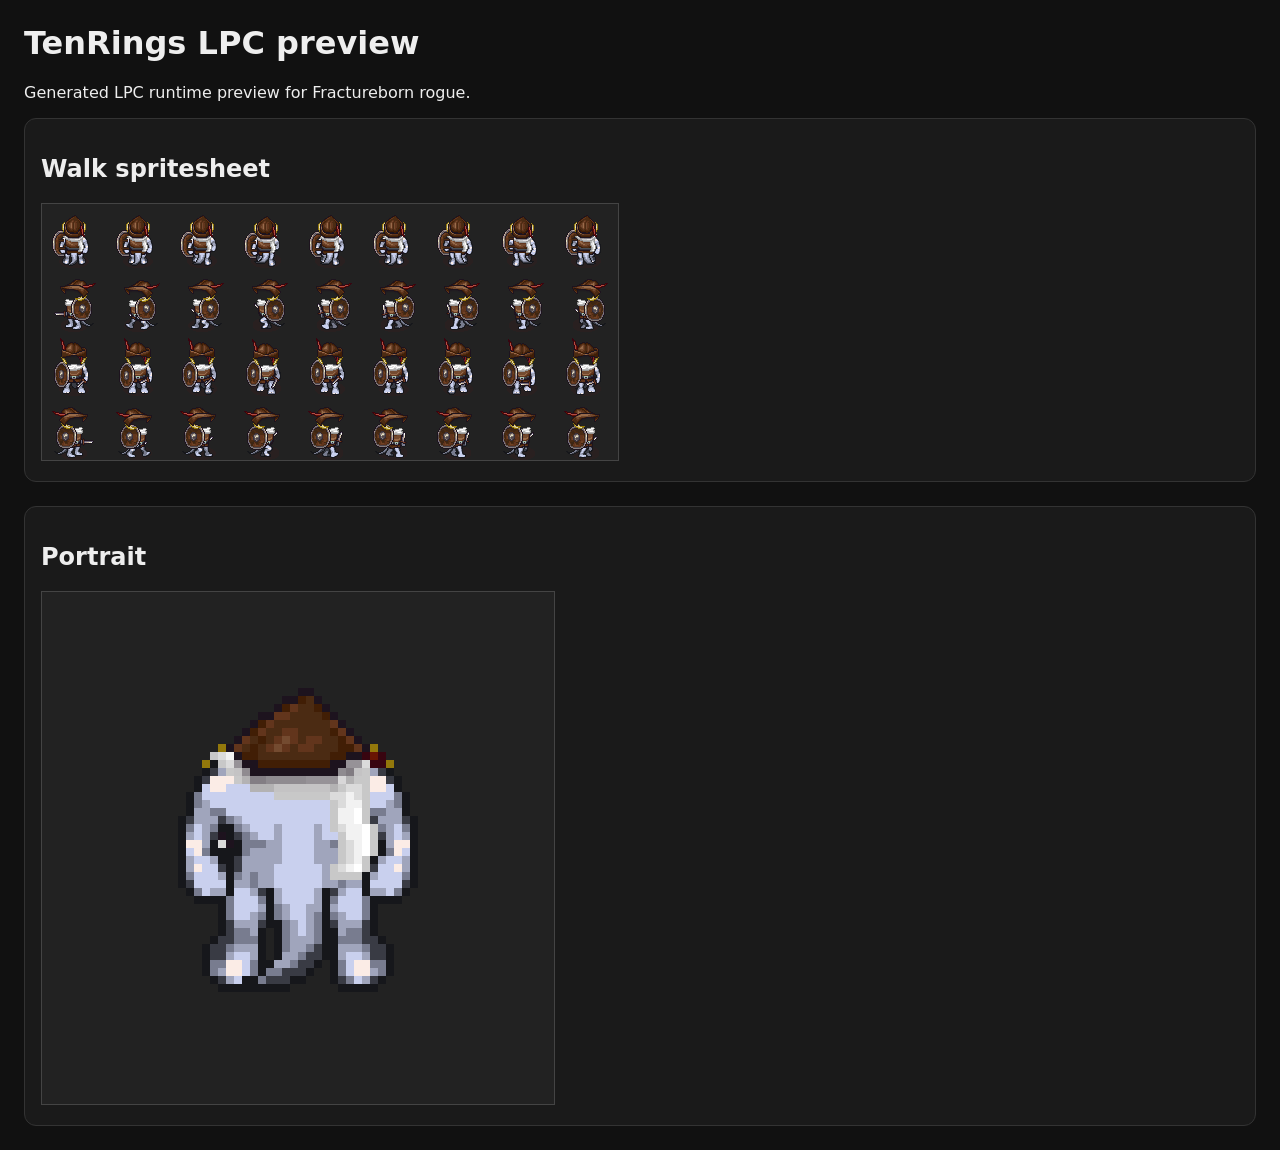
<file: generated-art/lpc-preview/index.html>
<!doctype html>
<html lang="en">
<head>
  <meta charset="utf-8" />
  <meta name="viewport" content="width=device-width, initial-scale=1" />
  <title>LPC Preview</title>
  <style>
    body { font-family: system-ui, sans-serif; background: #111; color: #eee; margin: 24px; }
    img { image-rendering: pixelated; border: 1px solid #444; background: #222; max-width: 100%; }
    .grid { display: grid; gap: 24px; }
    .card { padding: 16px; background: #1a1a1a; border: 1px solid #333; border-radius: 12px; }
    a { color: #8ecbff; }
  </style>
</head>
<body>
  <h1>TenRings LPC preview</h1>
  <p>Generated LPC runtime preview for Fractureborn rogue.</p>
  <div class="grid">
    <div class="card">
      <h2>Walk spritesheet</h2>
      <img src="fractureborn-rogue-walk.png" alt="Fractureborn rogue walk spritesheet" />
    </div>
    <div class="card">
      <h2>Portrait</h2>
      <img src="fractureborn-rogue-portrait.png" alt="Fractureborn rogue portrait" />
    </div>
  </div>
</body>
</html>
</file>
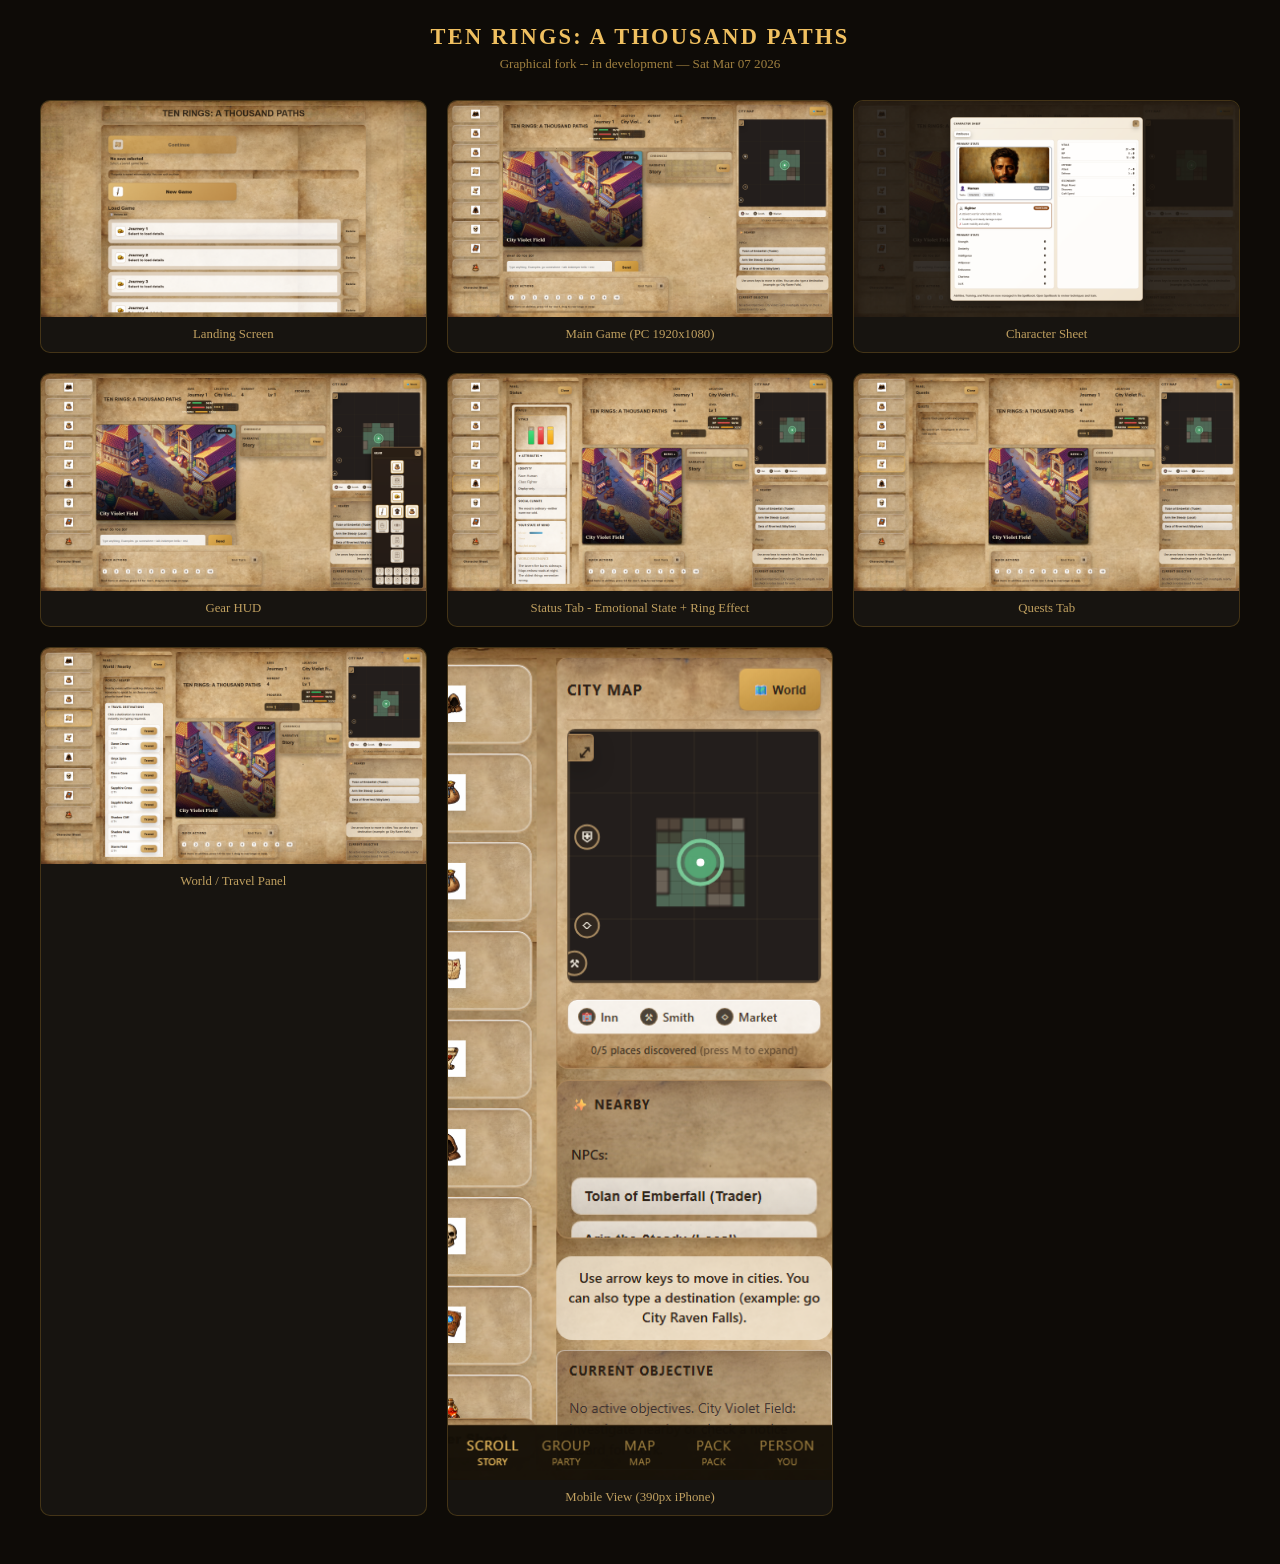
<file: screenshots.html>
<!DOCTYPE html>
<html lang="en">
<head>
<meta charset="UTF-8">
<meta name="viewport" content="width=device-width, initial-scale=1.0">
<title>TEN RINGS: A Thousand Paths -- Screenshots</title>
<style>
  * { box-sizing: border-box; margin: 0; padding: 0; }
  body { background: #0e0b07; color: #f0e0c0; font-family: Georgia, serif; padding: 24px 16px 48px; }
  h1 { text-align: center; font-size: 1.4em; color: #f0c060; letter-spacing: 0.1em; margin-bottom: 6px; }
  .sub { text-align: center; font-size: 0.82em; color: #a08040; margin-bottom: 28px; }
  .grid { display: grid; grid-template-columns: repeat(auto-fill, minmax(320px, 1fr)); gap: 20px; max-width: 1200px; margin: 0 auto; }
  .card { background: rgba(255,255,255,0.04); border: 1px solid rgba(200,149,42,0.25); border-radius: 10px; overflow: hidden; }
  .card img { width: 100%; display: block; }
  .card p { padding: 10px 14px; font-size: 0.8em; color: #c0a060; text-align: center; }
  @media (max-width: 500px) { .grid { grid-template-columns: 1fr; } h1 { font-size: 1.1em; } }
</style>
</head>
<body>
<h1>TEN RINGS: A THOUSAND PATHS</h1>
<p class="sub">Graphical fork -- in development &mdash; Sat Mar 07 2026</p>
<div class="grid">

    <div class="card">
      <a href="screenshots/01_landing.png" target="_blank">
        <img src="screenshots/01_landing.png" alt="Landing Screen" loading="lazy">
      </a>
      <p>Landing Screen</p>
    </div>

    <div class="card">
      <a href="screenshots/03_game_loaded.png" target="_blank">
        <img src="screenshots/03_game_loaded.png" alt="Main Game (PC 1920x1080)" loading="lazy">
      </a>
      <p>Main Game (PC 1920x1080)</p>
    </div>

    <div class="card">
      <a href="screenshots/05_character.png" target="_blank">
        <img src="screenshots/05_character.png" alt="Character Sheet" loading="lazy">
      </a>
      <p>Character Sheet</p>
    </div>

    <div class="card">
      <a href="screenshots/06_gear.png" target="_blank">
        <img src="screenshots/06_gear.png" alt="Gear HUD" loading="lazy">
      </a>
      <p>Gear HUD</p>
    </div>

    <div class="card">
      <a href="screenshots/07_status_tab.png" target="_blank">
        <img src="screenshots/07_status_tab.png" alt="Status Tab - Emotional State + Ring Effect" loading="lazy">
      </a>
      <p>Status Tab - Emotional State + Ring Effect</p>
    </div>

    <div class="card">
      <a href="screenshots/08_quests.png" target="_blank">
        <img src="screenshots/08_quests.png" alt="Quests Tab" loading="lazy">
      </a>
      <p>Quests Tab</p>
    </div>

    <div class="card">
      <a href="screenshots/10_world_tab.png" target="_blank">
        <img src="screenshots/10_world_tab.png" alt="World / Travel Panel" loading="lazy">
      </a>
      <p>World / Travel Panel</p>
    </div>

    <div class="card">
      <a href="screenshots/13_mobile_game.png" target="_blank">
        <img src="screenshots/13_mobile_game.png" alt="Mobile View (390px iPhone)" loading="lazy">
      </a>
      <p>Mobile View (390px iPhone)</p>
    </div>
</div>
</body>
</html>
</file>
